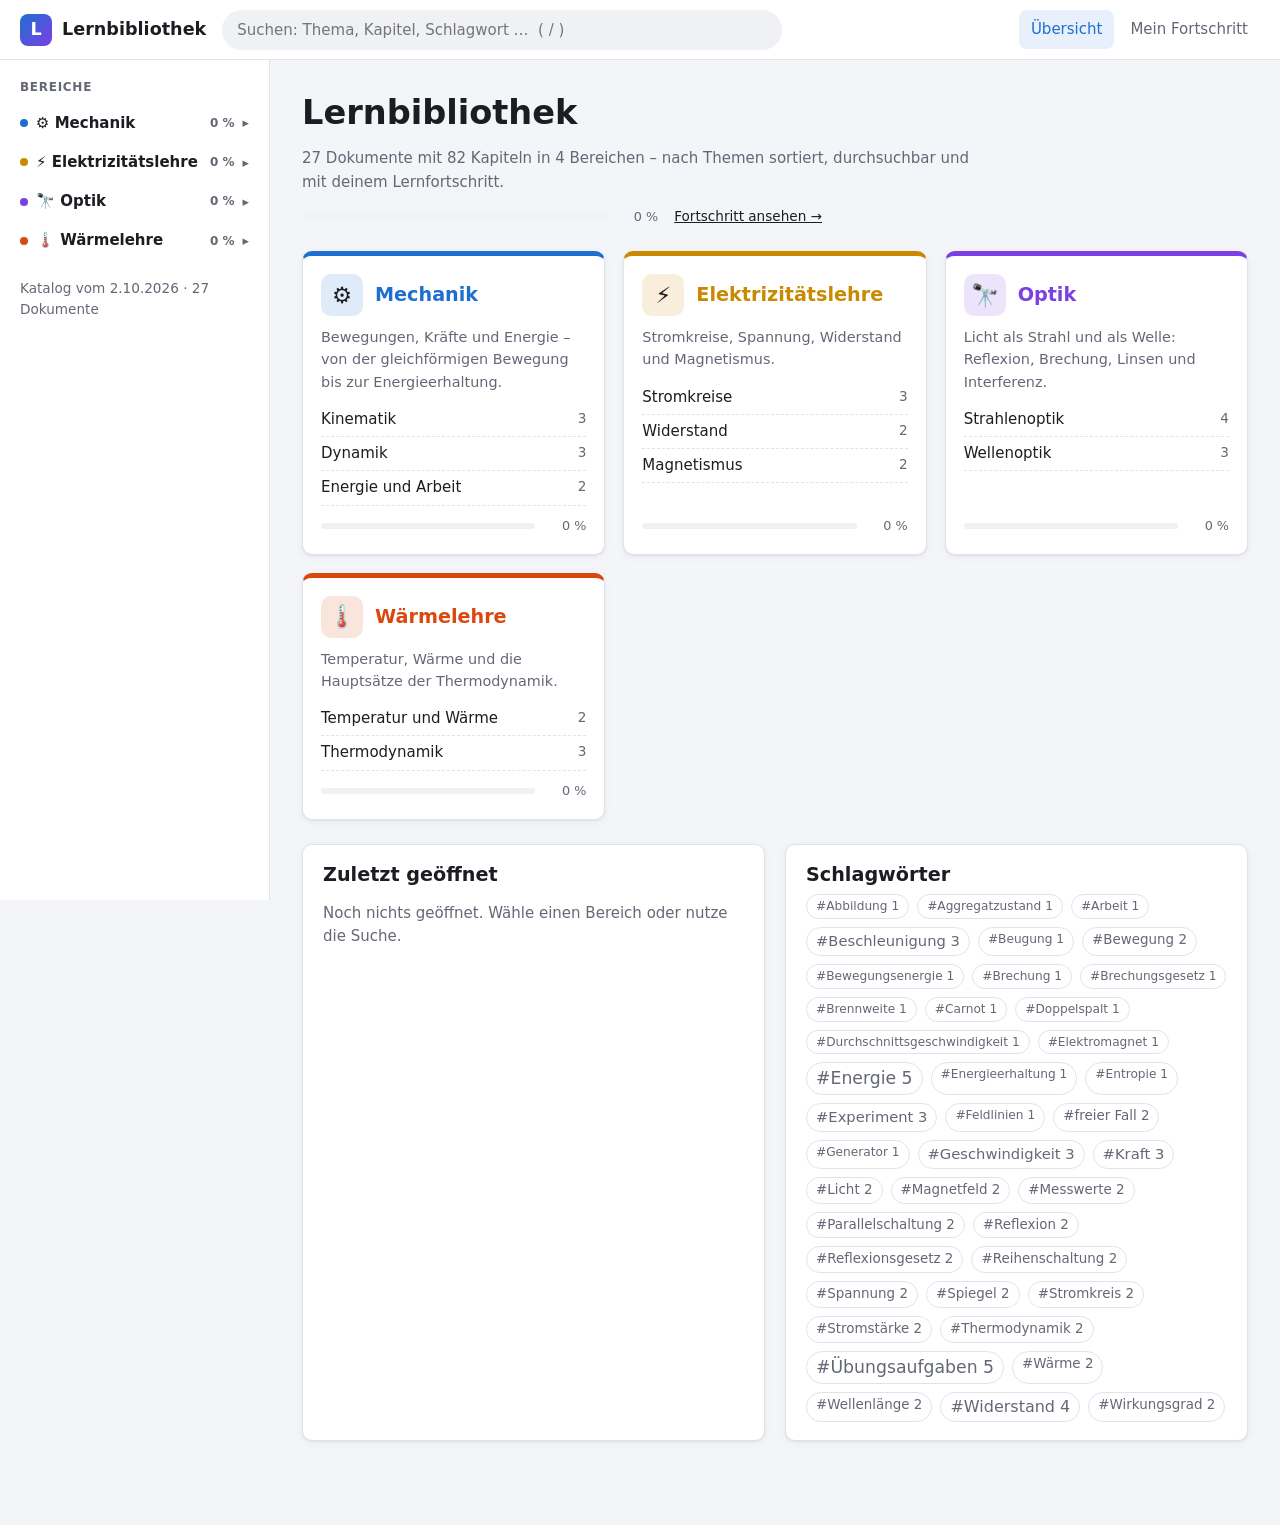
<file: index.html>
<!doctype html>
<html lang="de">
<head>
  <meta charset="utf-8">
  <meta name="viewport" content="width=device-width, initial-scale=1">
  <title>Lernbibliothek</title>
  <link rel="stylesheet" href="assets/style.css">
</head>
<body>
  <header class="topbar">
    <button class="icon-btn menu-btn" data-action="toggle-nav" aria-label="Navigation ein-/ausblenden">☰</button>
    <a class="brand" href="#/"><span class="brand-mark">L</span><span>Lernbibliothek</span></a>
    <div class="search">
      <input id="search-input" type="search" placeholder="Suchen: Thema, Kapitel, Schlagwort …  ( / )" autocomplete="off" aria-label="Bibliothek durchsuchen">
    </div>
    <nav class="topnav">
      <a href="#/" data-nav="home">Übersicht</a>
      <a href="#/fortschritt" data-nav="fortschritt">Mein Fortschritt</a>
    </nav>
  </header>

  <div class="layout">
    <aside id="sidebar" class="sidebar" aria-label="Kategorien"></aside>
    <main id="main" class="main" tabindex="-1"></main>
  </div>

  <!-- Erzeugt von tools/build-catalog.mjs aus dem Ordner library/ -->
  <script src="data/catalog.js"></script>
  <script src="assets/app.js"></script>
</body>
</html>
</file>
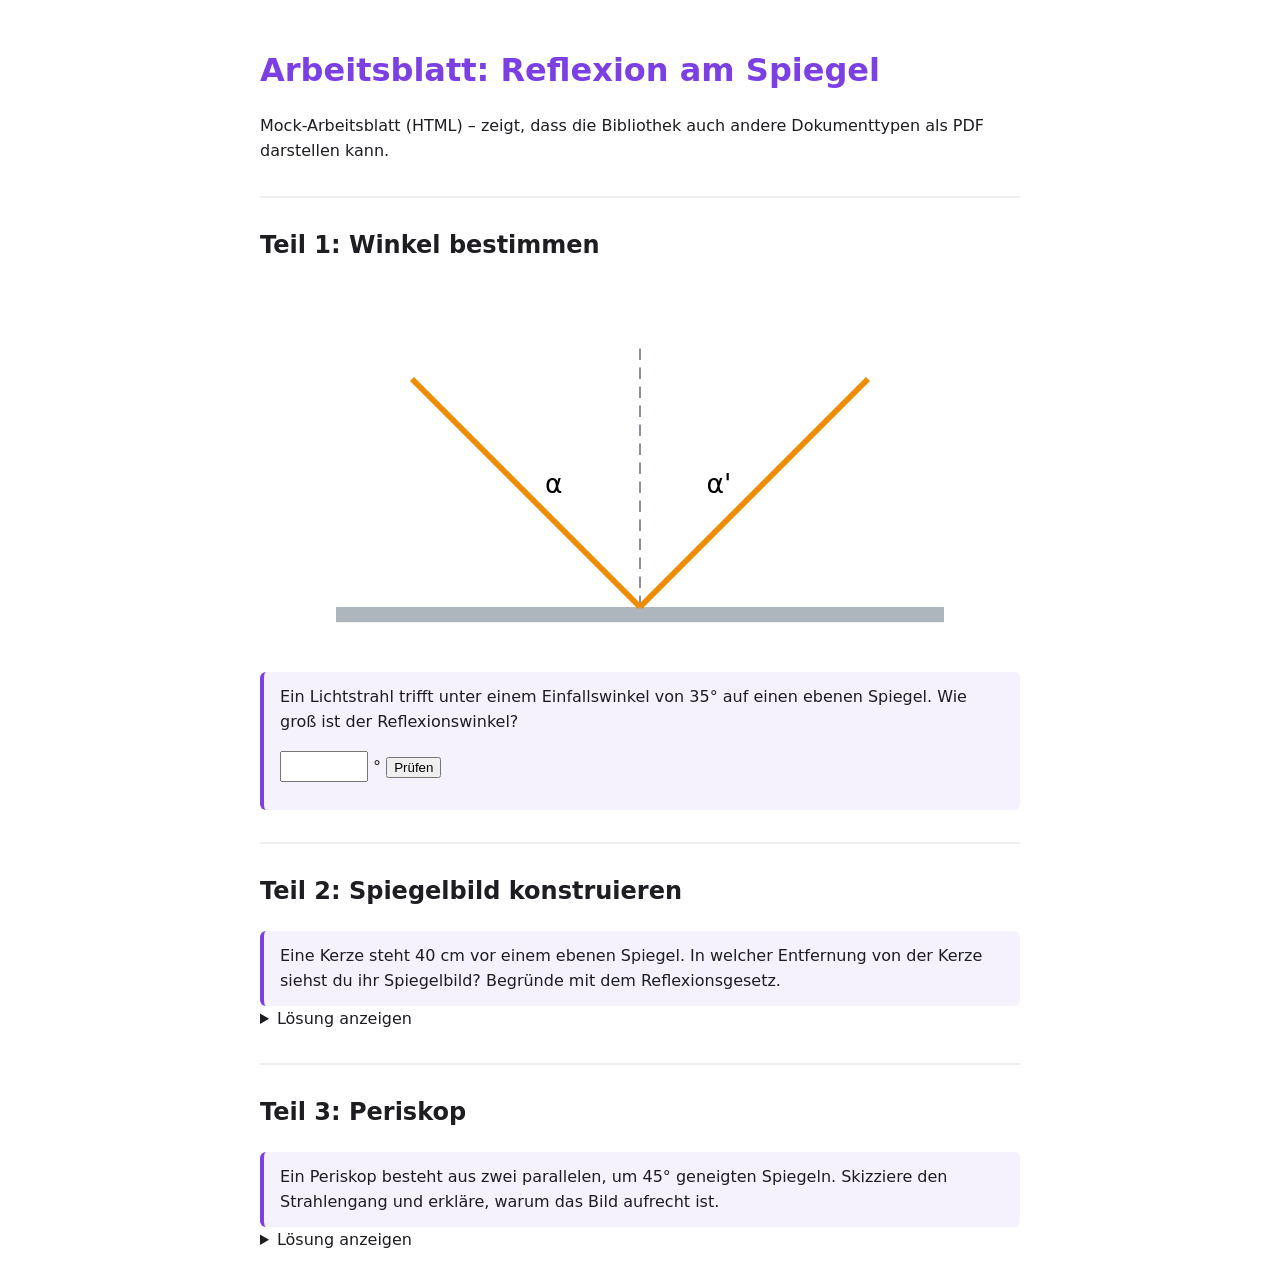
<file: library/03_Optik/01_Strahlenoptik/arbeitsblatt-reflexion.html>
<!doctype html>
<html lang="de">
<head>
<meta charset="utf-8">
<meta name="viewport" content="width=device-width, initial-scale=1">
<title>Arbeitsblatt: Reflexion am Spiegel</title>
<style>
  body { font: 16px/1.6 system-ui, "Segoe UI", sans-serif; max-width: 760px; margin: 0 auto; padding: 24px; color: #1d1d22; background: #fff; }
  h1 { color: #7b3fe4; margin-bottom: 0; }
  section { border-top: 2px solid #eee; margin-top: 32px; padding-top: 8px; }
  .task { background: #f5f2fd; border-left: 4px solid #7b3fe4; padding: 12px 16px; border-radius: 6px; }
  input { font: inherit; width: 5em; }
  .ok { color: #2b8a3e; font-weight: 600; } .bad { color: #c92a2a; font-weight: 600; }
  svg { max-width: 100%; height: auto; }
</style>
</head>
<body>
<h1>Arbeitsblatt: Reflexion am Spiegel</h1>
<p>Mock-Arbeitsblatt (HTML) – zeigt, dass die Bibliothek auch andere Dokumenttypen als PDF darstellen kann.</p>

<section id="teil-1">
  <h2>Teil 1: Winkel bestimmen</h2>
  <svg viewBox="0 0 400 200" role="img" aria-label="Lichtstrahl wird an einem Spiegel reflektiert">
    <rect x="40" y="170" width="320" height="8" fill="#adb5bd"/>
    <line x1="200" y1="170" x2="200" y2="30" stroke="#868e96" stroke-dasharray="6 4"/>
    <line x1="80" y1="50" x2="200" y2="170" stroke="#f08c00" stroke-width="3"/>
    <line x1="200" y1="170" x2="320" y2="50" stroke="#f08c00" stroke-width="3"/>
    <text x="150" y="110" font-size="14">α</text><text x="235" y="110" font-size="14">α'</text>
  </svg>
  <div class="task">
    Ein Lichtstrahl trifft unter einem Einfallswinkel von 35° auf einen ebenen Spiegel.
    Wie groß ist der Reflexionswinkel?
    <p><input id="a1" type="number"> ° <button onclick="check()">Prüfen</button> <span id="r1"></span></p>
  </div>
</section>

<section id="teil-2">
  <h2>Teil 2: Spiegelbild konstruieren</h2>
  <div class="task">Eine Kerze steht 40 cm vor einem ebenen Spiegel. In welcher Entfernung von der Kerze siehst du ihr Spiegelbild?
  Begründe mit dem Reflexionsgesetz.</div>
  <details><summary>Lösung anzeigen</summary><p>Das Bild liegt 40 cm hinter dem Spiegel, also 80 cm von der Kerze entfernt.</p></details>
</section>

<section id="teil-3">
  <h2>Teil 3: Periskop</h2>
  <div class="task">Ein Periskop besteht aus zwei parallelen, um 45° geneigten Spiegeln. Skizziere den Strahlengang und erkläre, warum das Bild aufrecht ist.</div>
  <details><summary>Lösung anzeigen</summary><p>Jeder Spiegel lenkt das Licht um 90° um. Durch die doppelte Reflexion ist das Bild wieder aufrecht und seitenrichtig.</p></details>
</section>

<script>
  function check() {
    var v = Number(document.getElementById('a1').value), r = document.getElementById('r1');
    r.textContent = v === 35 ? 'Richtig – Einfallswinkel = Reflexionswinkel.' : 'Noch nicht – denk an das Reflexionsgesetz.';
    r.className = v === 35 ? 'ok' : 'bad';
  }
</script>
</body>
</html>
</file>
<file: assets/style.css>
/* Lernbibliothek – keine externen Fonts/Assets, damit alles offline funktioniert. */

:root {
  --bg: #f4f5f8;
  --surface: #ffffff;
  --surface-2: #f0f1f5;
  --text: #1c1d22;
  --muted: #646876;
  --border: #e1e3ea;
  --brand: #1f6fd1;
  --accent: var(--brand);
  --ok: #2b8a3e;
  --warn: #b35c00;
  --danger: #c92a2a;
  --mark: #ffe58a;
  --shadow: 0 1px 2px rgb(16 24 40 / 6%), 0 2px 8px rgb(16 24 40 / 5%);
  --radius: 10px;
  --topbar-h: 60px;
  --sidebar-w: 270px;
  color-scheme: light;
}

@media (prefers-color-scheme: dark) {
  :root {
    --bg: #14161b;
    --surface: #1c1f26;
    --surface-2: #252932;
    --text: #e8e9ee;
    --muted: #9a9fad;
    --border: #2f343f;
    --mark: #8a6d00;
    --shadow: 0 1px 2px rgb(0 0 0 / 30%);
    color-scheme: dark;
  }
}

* { box-sizing: border-box; }

html { scroll-padding-top: calc(var(--topbar-h) + 12px); }

body {
  margin: 0;
  font: 15px/1.55 system-ui, -apple-system, "Segoe UI", Roboto, "Helvetica Neue", Arial, sans-serif;
  background: var(--bg);
  color: var(--text);
}

a { color: inherit; }
h1, h2, h3, h4 { line-height: 1.25; margin: 0 0 .4em; }
h1 { font-size: 1.8rem; }
h2 { font-size: 1.2rem; }
h3 { font-size: 1.02rem; }
code { font-size: .85em; background: var(--surface-2); padding: 1px 5px; border-radius: 4px; word-break: break-all; }
mark { background: var(--mark); color: inherit; border-radius: 2px; padding: 0 1px; }
.muted { color: var(--muted); }
.small { font-size: .85rem; }

/* ---------- Kopfzeile ---------- */

.topbar {
  position: sticky; top: 0; z-index: 30;
  height: var(--topbar-h);
  display: flex; align-items: center; gap: 16px;
  padding: 0 20px;
  background: var(--surface);
  border-bottom: 1px solid var(--border);
}
.brand { display: flex; align-items: center; gap: 10px; font-weight: 700; font-size: 1.1rem; text-decoration: none; white-space: nowrap; }
.brand-mark {
  display: grid; place-items: center; width: 32px; height: 32px; border-radius: 8px;
  background: linear-gradient(135deg, #1f6fd1, #7b3fe4); color: #fff; font-weight: 800;
}
.search { flex: 1; max-width: 560px; }
.search input {
  width: 100%; height: 40px; padding: 0 14px;
  font: inherit; color: var(--text);
  background: var(--surface-2); border: 1px solid transparent; border-radius: 20px;
  outline: none; transition: border-color .15s, background .15s;
}
.search input:focus { border-color: var(--brand); background: var(--surface); }
.topnav { display: flex; gap: 4px; margin-left: auto; }
.topnav a { text-decoration: none; padding: 8px 12px; border-radius: 8px; color: var(--muted); font-weight: 500; white-space: nowrap; }
.topnav a:hover { background: var(--surface-2); color: var(--text); }
.topnav a.active { color: var(--brand); background: color-mix(in srgb, var(--brand) 10%, transparent); }
.icon-btn { border: 0; background: none; font-size: 1.3rem; color: var(--text); cursor: pointer; padding: 6px; border-radius: 6px; }
.menu-btn { display: none; }

/* ---------- Grundlayout ---------- */

.layout { display: grid; grid-template-columns: var(--sidebar-w) minmax(0, 1fr); }
.main { padding: 24px 32px 64px; max-width: 1400px; width: 100%; outline: none; }

.sidebar {
  position: sticky; top: var(--topbar-h);
  height: calc(100vh - var(--topbar-h));
  overflow-y: auto;
  padding: 18px 12px 24px;
  background: var(--surface);
  border-right: 1px solid var(--border);
}
.sidebar-title { font-size: .75rem; font-weight: 700; letter-spacing: .06em; text-transform: uppercase; color: var(--muted); padding: 0 8px 8px; }
.sidebar-foot { padding: 16px 8px 0; }
.sidebar ul { list-style: none; margin: 0; padding: 0 0 0 14px; }
.nav-area { margin-bottom: 2px; }
.nav-area > summary {
  display: flex; align-items: center; gap: 8px;
  padding: 7px 8px; border-radius: 8px; cursor: pointer; list-style: none; font-weight: 600;
}
.nav-area > summary::-webkit-details-marker { display: none; }
.nav-area > summary::after { content: "▸"; color: var(--muted); font-size: .8rem; transition: transform .15s; }
.nav-area[open] > summary::after { transform: rotate(90deg); }
.nav-area > summary:hover { background: var(--surface-2); }
.nav-area > summary a { flex: 1; text-decoration: none; }
.nav-area > summary a.active { color: var(--accent); }
.nav-dot { width: 8px; height: 8px; border-radius: 50%; background: var(--accent); flex: none; }
.nav-item {
  display: flex; justify-content: space-between; gap: 8px;
  padding: 5px 8px; border-radius: 6px; text-decoration: none; font-size: .92rem; color: var(--muted);
}
.nav-item:hover { background: var(--surface-2); color: var(--text); }
.nav-item.active { color: var(--accent); background: color-mix(in srgb, var(--accent) 10%, transparent); font-weight: 600; }
.nav-pct { font-size: .75rem; color: var(--muted); font-variant-numeric: tabular-nums; }
.nav-pct.complete { color: var(--ok); font-weight: 700; }

/* ---------- Bausteine ---------- */

.breadcrumb { display: flex; flex-wrap: wrap; gap: 6px; font-size: .88rem; color: var(--muted); margin-bottom: 14px; }
.breadcrumb a { text-decoration: none; }
.breadcrumb a:hover { color: var(--text); text-decoration: underline; }
.breadcrumb [aria-current] { color: var(--text); }
.breadcrumb .sep { opacity: .6; }

.badge {
  display: inline-block; font-size: .72rem; font-weight: 700; letter-spacing: .02em;
  padding: 2px 8px; border-radius: 20px;
  background: var(--surface-2); color: var(--muted);
}
.t-grundwissen { --tc: #1f6fd1; }
.t-aufgaben { --tc: #2b8a3e; }
.t-versuch { --tc: #d9480f; }
.t-arbeitsblatt { --tc: #7b3fe4; }
.badge[class*="t-"]:not(.t-none) { background: color-mix(in srgb, var(--tc, var(--muted)) 14%, transparent); color: var(--tc, var(--muted)); }
.badge-warn { background: color-mix(in srgb, var(--warn) 15%, transparent); color: var(--warn); }

.tags { display: flex; flex-wrap: wrap; gap: 6px; margin: 8px 0; }
.tag {
  position: relative; z-index: 1;
  font-size: .8rem; text-decoration: none; color: var(--muted);
  padding: 2px 9px; border-radius: 20px; border: 1px solid var(--border); background: var(--surface);
}
.tag:hover { color: var(--brand); border-color: var(--brand); }
.tag-cloud { display: flex; flex-wrap: wrap; gap: 8px; }
.tag-cloud .tag { font-size: calc(.8rem * var(--w, 1)); }

.progress { display: flex; align-items: center; gap: 10px; min-width: 0; }
.bar { flex: 1; height: 6px; min-width: 40px; background: var(--surface-2); border-radius: 6px; overflow: hidden; }
.bar > span { display: block; height: 100%; background: var(--accent); border-radius: 6px; transition: width .25s; }
.bar-label { font-size: .8rem; color: var(--muted); font-variant-numeric: tabular-nums; min-width: 3.2em; text-align: right; }

.btn {
  display: inline-flex; align-items: center; justify-content: center; gap: 6px;
  font: inherit; font-size: .9rem; font-weight: 600; text-decoration: none; cursor: pointer;
  padding: 8px 14px; border-radius: 8px;
  border: 1px solid var(--border); background: var(--surface); color: var(--text);
}
.btn:hover { border-color: var(--accent); }
.btn-primary { background: var(--accent); border-color: var(--accent); color: #fff; }
.btn-primary:hover { filter: brightness(1.08); }
.btn-danger { color: var(--danger); }
.btn-danger:hover { border-color: var(--danger); }
.btn-row { display: flex; flex-wrap: wrap; gap: 10px; }

.chip {
  display: inline-flex; align-items: center; gap: 6px;
  font-size: .85rem; text-decoration: none; padding: 5px 12px; border-radius: 20px;
  border: 1px solid var(--border); background: var(--surface); color: var(--muted);
}
.chip span { font-size: .75rem; opacity: .75; }
.chip:hover { color: var(--text); }
.chip.active { background: var(--tc, var(--text)); border-color: var(--tc, var(--text)); color: var(--surface); }
.filters { display: flex; flex-wrap: wrap; gap: 8px; margin: 0 0 22px; }
.chip-toggle { margin-left: auto; }

.block {
  background: var(--surface); border: 1px solid var(--border); border-radius: var(--radius);
  padding: 18px 20px; margin-bottom: 20px; box-shadow: var(--shadow);
}
.empty-state { text-align: center; padding: 48px 16px; color: var(--muted); }
.empty-state .tag-cloud { justify-content: center; margin-top: 12px; }
.notice {
  margin-top: 12px; padding: 10px 14px; border-radius: 8px; font-size: .9rem;
  background: color-mix(in srgb, var(--warn) 10%, transparent); border-left: 4px solid var(--warn);
}

.link-list { list-style: none; margin: 0; padding: 0; }
.link-list li { display: flex; flex-direction: column; padding: 8px 0 8px 12px; border-left: 3px solid var(--accent); margin-bottom: 8px; }
.link-list a { font-weight: 600; text-decoration: none; }
.link-list a:hover { text-decoration: underline; }

/* ---------- Startseite ---------- */

.hero { margin: 8px 0 24px; }
.hero h1 { font-size: 2.1rem; }
.hero p { color: var(--muted); max-width: 70ch; margin: 0 0 12px; }
.hero-progress { display: flex; align-items: center; gap: 16px; max-width: 520px; }
.hero-progress .progress { flex: 1; }

.area-grid { display: grid; grid-template-columns: repeat(auto-fill, minmax(260px, 1fr)); gap: 18px; margin-bottom: 24px; }
.area-tile {
  display: flex; flex-direction: column; gap: 10px;
  background: var(--surface); border: 1px solid var(--border); border-top: 5px solid var(--accent);
  border-radius: var(--radius); padding: 18px; box-shadow: var(--shadow);
}
.area-tile p { margin: 0; color: var(--muted); font-size: .9rem; }
.area-head { display: flex; align-items: center; gap: 12px; text-decoration: none; }
.area-head h2 { margin: 0; color: var(--accent); }
.area-head:hover h2 { text-decoration: underline; }
.area-icon {
  display: grid; place-items: center; width: 42px; height: 42px; flex: none; font-size: 1.4rem;
  border-radius: 10px; background: color-mix(in srgb, var(--accent) 14%, transparent);
}
.topic-list { list-style: none; margin: 0; padding: 0; flex: 1; }
.topic-list li { display: flex; justify-content: space-between; border-bottom: 1px dashed var(--border); padding: 5px 0; }
.topic-list a { text-decoration: none; }
.topic-list a:hover { color: var(--accent); text-decoration: underline; }

.home-columns { display: grid; grid-template-columns: repeat(auto-fit, minmax(320px, 1fr)); gap: 20px; }

/* ---------- Kategorie ---------- */

.cat-header {
  background: var(--surface); border: 1px solid var(--border); border-left: 6px solid var(--accent);
  border-radius: var(--radius); padding: 20px 24px; margin-bottom: 18px; box-shadow: var(--shadow);
}
.cat-title { display: flex; align-items: center; gap: 14px; }
.cat-title h1 { margin: 0; color: var(--accent); }
.cat-header > p { color: var(--muted); margin: 10px 0 0; max-width: 75ch; }
.cat-stats { display: flex; flex-wrap: wrap; align-items: center; gap: 8px 20px; margin-top: 14px; font-size: .88rem; color: var(--muted); }
.cat-stats .progress { flex: 1; min-width: 200px; max-width: 360px; }

.topic { margin-bottom: 28px; }
.topic .topic { margin: 18px 0 0; padding-left: 16px; border-left: 2px solid var(--border); }
.topic-head { display: flex; flex-wrap: wrap; align-items: center; gap: 8px 20px; margin-bottom: 4px; }
.topic-head h2, .topic-head h3, .topic-head h4 { margin: 0; }
.topic-head a { text-decoration: none; }
.topic-head a:hover { color: var(--accent); text-decoration: underline; }
.topic-head .progress { width: 200px; }
.topic > p.muted { margin: 0 0 10px; font-size: .9rem; }

/* ---------- Dokumentkarten ---------- */

.card-grid { display: grid; grid-template-columns: repeat(auto-fill, minmax(280px, 1fr)); gap: 14px; }
.doc-card {
  position: relative; display: flex; flex-direction: column;
  background: var(--surface); border: 1px solid var(--border); border-radius: var(--radius);
  padding: 14px 16px 12px; box-shadow: var(--shadow);
  transition: border-color .15s, transform .15s;
}
.doc-card:hover { border-color: var(--accent); transform: translateY(-1px); }
.doc-card:focus-within { border-color: var(--accent); }
.doc-card.is-done { background: color-mix(in srgb, var(--ok) 5%, var(--surface)); }
.doc-card-top { display: flex; align-items: center; gap: 6px; flex-wrap: wrap; margin-bottom: 6px; }
.file-ext { margin-left: auto; font-size: .72rem; color: var(--muted); font-weight: 600; }
.doc-path { font-size: .78rem; color: var(--accent); font-weight: 600; margin-bottom: 2px; }
.doc-card h3 { margin: 0 0 4px; }
.doc-card h3 a { text-decoration: none; }
.stretched::after { content: ""; position: absolute; inset: 0; border-radius: inherit; }
.stretched:focus { outline: none; }
.stretched:focus-visible::after { outline: 2px solid var(--accent); outline-offset: 2px; }
.doc-summary { margin: 0 0 4px; font-size: .88rem; color: var(--muted); display: -webkit-box; -webkit-line-clamp: 3; line-clamp: 3; -webkit-box-orient: vertical; overflow: hidden; }
.chapter-hits { list-style: none; margin: 6px 0; padding: 8px 10px; background: var(--surface-2); border-radius: 8px; font-size: .85rem; }
.chapter-hits a { position: relative; z-index: 1; text-decoration: none; display: block; padding: 2px 0; }
.chapter-hits a:hover { color: var(--accent); text-decoration: underline; }
.doc-card-foot { display: flex; align-items: center; gap: 10px; margin-top: auto; padding-top: 8px; }
.doc-card-foot .progress { flex: 1; }
.check-btn {
  position: relative; z-index: 1;
  width: 30px; height: 30px; flex: none; border-radius: 50%; cursor: pointer;
  border: 2px solid var(--border); background: var(--surface); color: transparent; font-weight: 800;
}
.check-btn:hover { border-color: var(--ok); color: var(--ok); }
.check-btn[aria-pressed="true"] { background: var(--ok); border-color: var(--ok); color: #fff; }

/* ---------- Dokumentansicht ---------- */

.doc-head { margin-bottom: 18px; }
.doc-head h1 { margin: 6px 0 6px; }
.doc-head .lead { font-size: 1.05rem; max-width: 80ch; margin: 0 0 6px; }
.doc-body { display: grid; grid-template-columns: 320px minmax(0, 1fr); gap: 20px; align-items: start; }
.toc {
  position: sticky; top: calc(var(--topbar-h) + 16px);
  background: var(--surface); border: 1px solid var(--border); border-top: 4px solid var(--accent);
  border-radius: var(--radius); padding: 16px; box-shadow: var(--shadow);
  max-height: calc(100vh - var(--topbar-h) - 32px); overflow-y: auto;
}
.toc-head { display: flex; flex-direction: column; gap: 6px; margin-bottom: 10px; }
.toc-head h2 { margin: 0; }
.chapter-list { list-style: none; margin: 0; padding: 0; }
.chapter { display: flex; gap: 8px; align-items: flex-start; border-radius: 8px; padding: 2px; }
.chapter.active { background: color-mix(in srgb, var(--accent) 10%, transparent); }
.chapter-link {
  flex: 1; display: grid; grid-template-columns: 1fr auto; gap: 0 8px; text-align: left;
  font: inherit; color: inherit; background: none; border: 0; cursor: pointer; padding: 6px 6px; border-radius: 6px;
}
.chapter-link:hover .ch-title { color: var(--accent); text-decoration: underline; }
.ch-title { font-weight: 600; font-size: .92rem; }
.ch-page { font-size: .78rem; color: var(--muted); white-space: nowrap; }
.ch-kw { grid-column: 1 / -1; font-size: .76rem; color: var(--muted); }
.chapter.done .ch-title { color: var(--muted); text-decoration: line-through; text-decoration-color: color-mix(in srgb, var(--ok) 60%, transparent); }
.chk { position: relative; flex: none; margin-top: 7px; cursor: pointer; }
.chk input { position: absolute; opacity: 0; width: 20px; height: 20px; margin: 0; cursor: pointer; }
.chk span { display: grid; place-items: center; width: 20px; height: 20px; border: 2px solid var(--border); border-radius: 6px; background: var(--surface); }
.chk input:checked + span { background: var(--ok); border-color: var(--ok); }
.chk input:checked + span::after { content: "✓"; color: #fff; font-size: .75rem; font-weight: 800; }
.chk input:focus-visible + span { outline: 2px solid var(--accent); outline-offset: 2px; }
.toc-actions { display: flex; flex-direction: column; gap: 8px; margin-top: 14px; padding-top: 14px; border-top: 1px solid var(--border); }

.viewer {
  background: var(--surface); border: 1px solid var(--border); border-radius: var(--radius);
  overflow: hidden; box-shadow: var(--shadow);
  height: calc(100vh - var(--topbar-h) - 40px); min-height: 480px;
}
.viewer iframe, .viewer video { width: 100%; height: 100%; border: 0; display: block; background: #fff; }
.viewer img { max-width: 100%; max-height: 100%; display: block; margin: auto; }
.viewer audio { margin: 40px auto; display: block; }

/* ---------- Fortschritt ---------- */

.stat-row { display: grid; grid-template-columns: repeat(auto-fit, minmax(200px, 1fr)); gap: 14px; margin-bottom: 20px; }
.stat { background: var(--surface); border: 1px solid var(--border); border-radius: var(--radius); padding: 16px 18px; box-shadow: var(--shadow); }
.stat strong { display: block; font-size: 1.8rem; line-height: 1.1; }
.stat span { color: var(--muted); font-size: .88rem; }
.progress-areas { display: grid; grid-template-columns: repeat(auto-fill, minmax(320px, 1fr)); gap: 0 20px; }
.area-progress { border-top: 5px solid var(--accent); }
.area-progress h2 a { text-decoration: none; color: var(--accent); }
.progress-tree { list-style: none; margin: 12px 0 0; padding: 0; }
.progress-tree li { display: grid; grid-template-columns: minmax(0, 1fr) 160px; gap: 10px; align-items: center; padding: 4px 0; font-size: .9rem; }
.progress-tree li.depth-2 { padding-left: 16px; }
.progress-tree li.depth-3 { padding-left: 32px; }
.progress-tree a { text-decoration: none; }
.progress-tree a:hover { text-decoration: underline; }

/* ---------- Responsiv ---------- */

@media (max-width: 1100px) {
  .doc-body { grid-template-columns: 1fr; }
  .toc { position: static; max-height: none; }
  .viewer { height: 80vh; }
}

@media (max-width: 900px) {
  :root { --topbar-h: 56px; }
  .menu-btn { display: block; }
  .layout { grid-template-columns: 1fr; }
  .sidebar {
    position: fixed; left: 0; top: var(--topbar-h); z-index: 25; width: min(320px, 85vw);
    transform: translateX(-100%); transition: transform .2s; box-shadow: var(--shadow);
  }
  body.nav-open .sidebar { transform: none; }
  .main { padding: 18px 16px 48px; }
  .topnav a[data-nav="home"] { display: none; }
}

@media (max-width: 600px) {
  .topbar { gap: 8px; padding: 0 10px; }
  .brand span:last-child { display: none; }
  .topnav a { padding: 8px 6px; font-size: .85rem; }
  .chip-toggle { margin-left: 0; }
  h1, .hero h1 { font-size: 1.5rem; }
}
</file>
